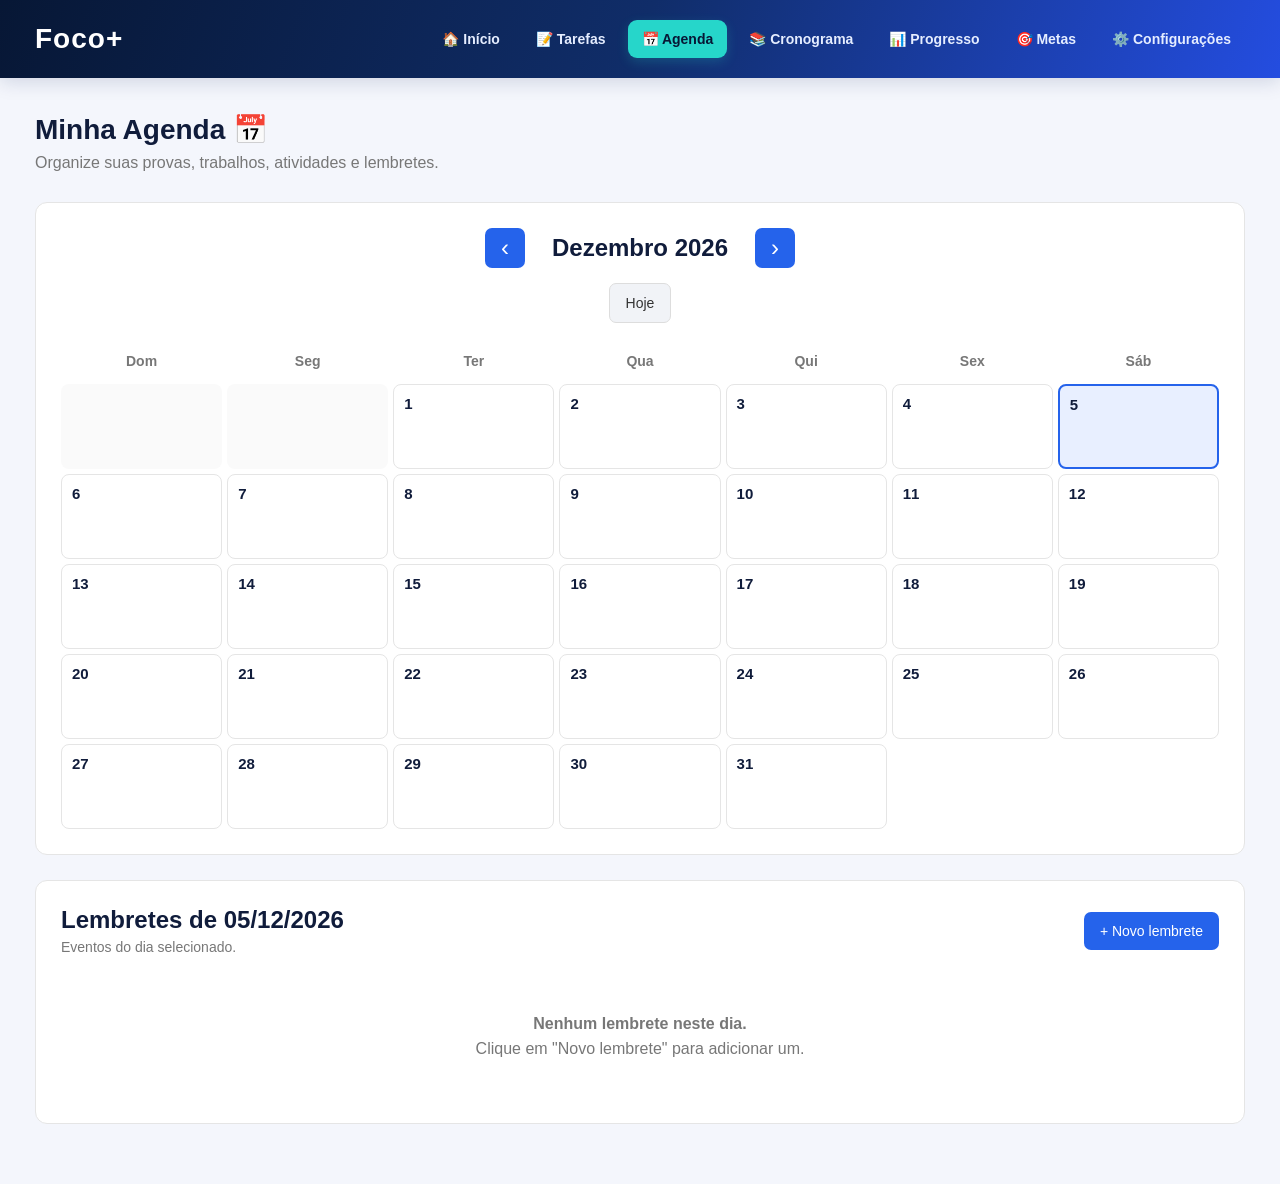
<file: paginas/agenda.html>
<!DOCTYPE html>
<html lang="pt-BR">

<head>

    <meta charset="UTF-8">
    <meta name="viewport" content="width=device-width, initial-scale=1.0">

    <title>Agenda - Foco+</title>

    <link rel="stylesheet" href="../css/style.css">

</head>

<body>

    <!-- MENU COMPARTILHADO -->
    <div id="menu-container"></div>


    <!-- CONTEÚDO PRINCIPAL -->
    <main class="main-content">

        <!-- CABEÇALHO -->
        <header class="topbar">

            <h2>
                Minha Agenda 📅
            </h2>

            <p>
                Organize suas provas, trabalhos,
                atividades e lembretes.
            </p>

        </header>


        <!-- CALENDÁRIO -->
        <section class="panel">

            <div class="calendar-header">

                <button id="mesAnterior">
                    ‹
                </button>

                <h2 id="mesAtual">
                    Agosto 2026
                </h2>

                <button id="proximoMes">
                    ›
                </button>

            </div>


            <button
                id="btnHoje"
                class="today-button"
            >
                Hoje
            </button>


            <!-- DIAS DA SEMANA -->
            <div class="calendar-week">

                <div>Dom</div>
                <div>Seg</div>
                <div>Ter</div>
                <div>Qua</div>
                <div>Qui</div>
                <div>Sex</div>
                <div>Sáb</div>

            </div>


            <!-- DIAS DO CALENDÁRIO -->
            <div
                id="calendar"
                class="calendar"
            ></div>

        </section>


        <!-- LEMBRETES -->
        <section class="panel">

            <div class="panel-header">

                <div>

                    <h2 id="tituloEventos">
                        Lembretes
                    </h2>

                    <p>
                        Eventos do dia selecionado.
                    </p>

                </div>

                <button id="btnAdicionarEvento">
                    + Novo lembrete
                </button>

            </div>


            <!-- LISTA DE EVENTOS -->
            <div
                id="eventList"
                class="task-list"
            ></div>

        </section>

    </main>


    <!-- MODAL DE NOVO LEMBRETE -->
    <div
        id="modalEvento"
        class="modal"
    >

        <div class="modal-content">

            <!-- CABEÇALHO DO MODAL -->
            <div class="modal-header">

                <h2>
                    Novo lembrete
                </h2>

                <button
                    id="fecharEvento"
                    type="button"
                >
                    ✕
                </button>

            </div>


            <!-- FORMULÁRIO -->
            <form id="formEvento">

                <label for="nomeEvento">
                    Nome do lembrete
                </label>

                <input
                    type="text"
                    id="nomeEvento"
                    placeholder="Ex: Prova de Matemática"
                    required
                >


                <label for="tipoEvento">
                    Tipo
                </label>

                <select
                    id="tipoEvento"
                    required
                >

                    <option value="">
                        Escolha um tipo
                    </option>

                    <option value="Prova">
                        📝 Prova
                    </option>

                    <option value="Trabalho">
                        📚 Trabalho
                    </option>

                    <option value="Atividade">
                        📖 Atividade
                    </option>

                    <option value="Estudo">
                        ⏰ Estudar
                    </option>

                    <option value="Lembrete">
                        🔔 Lembrete
                    </option>

                </select>


                <label for="dataEvento">
                    Data
                </label>

                <input
                    type="date"
                    id="dataEvento"
                    required
                >


                <label for="horaEvento">
                    Horário
                </label>

                <input
                    type="time"
                    id="horaEvento"
                >


                <label for="descricaoEvento">
                    Descrição
                </label>

                <textarea
                    id="descricaoEvento"
                    rows="4"
                    placeholder="Escreva alguma informação..."
                ></textarea>


                <button
                    type="submit"
                    class="btn-salvar"
                >
                    Salvar lembrete
                </button>

            </form>

        </div>

    </div>


    <!-- JAVASCRIPT -->
    <script src="../js/menu.js" defer></script>
    <script src="../js/agenda.js"></script>

</body>

</html>
</file>
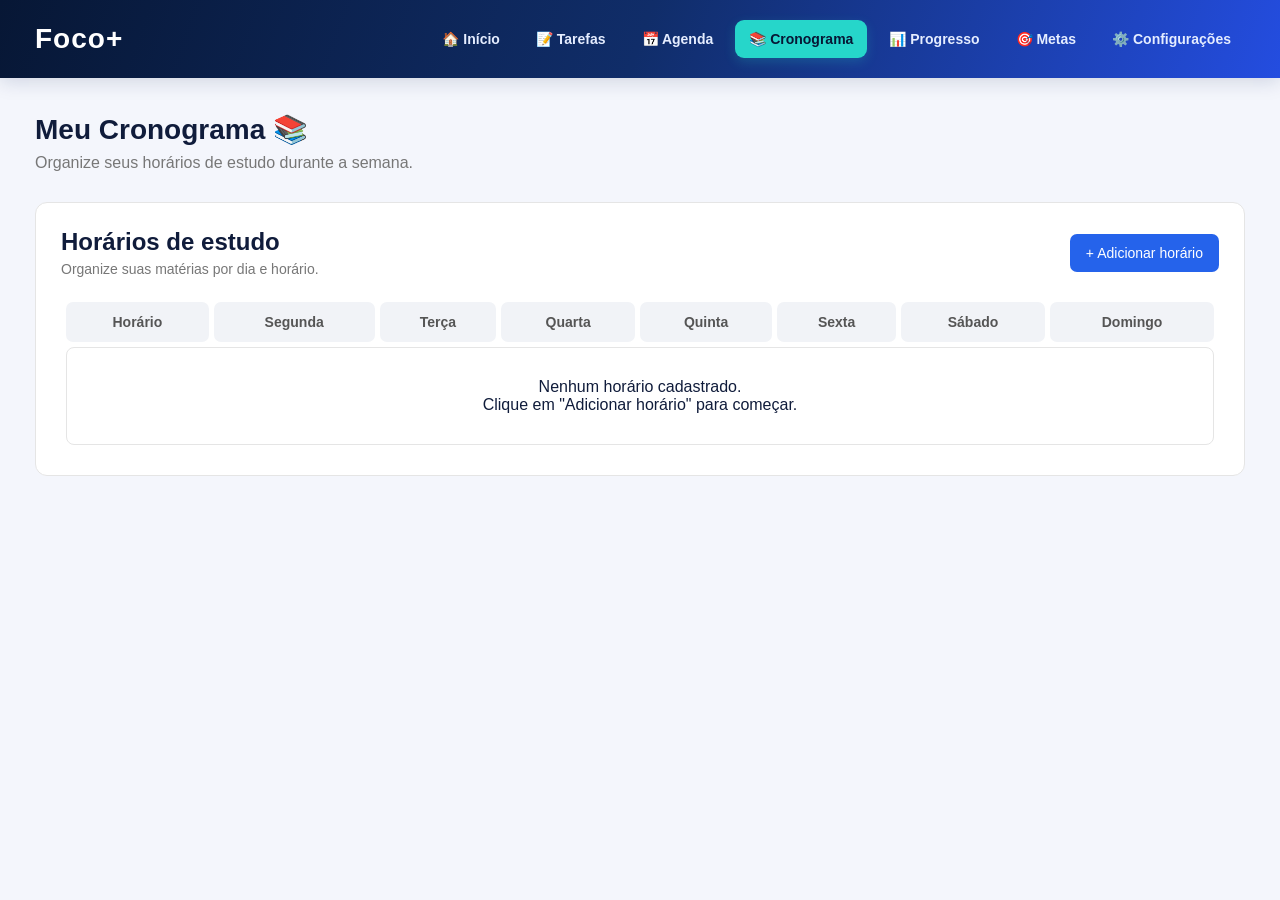
<file: paginas/cronograma.html>
<!DOCTYPE html>
<html lang="pt-BR">

<head>

    <meta charset="UTF-8">
    <meta name="viewport" content="width=device-width, initial-scale=1.0">

    <title>Cronograma - Foco+</title>

    <link rel="stylesheet" href="../css/style.css">

</head>

<body>

    <!-- MENU COMPARTILHADO -->
    <div id="menu-container"></div>


    <!-- CONTEÚDO PRINCIPAL -->
    <main class="main-content">

        <!-- CABEÇALHO -->
        <header class="topbar">

            <h2>
                Meu Cronograma 📚
            </h2>

            <p>
                Organize seus horários de estudo durante a semana.
            </p>

        </header>


        <!-- CRONOGRAMA -->
        <section class="panel">

            <div class="panel-header">

                <div>

                    <h2>
                        Horários de estudo
                    </h2>

                    <p>
                        Organize suas matérias por dia e horário.
                    </p>

                </div>

                <button id="btnAdicionarHorario">
                    + Adicionar horário
                </button>

            </div>


            <!-- TABELA -->
            <div class="schedule-container">

                <table class="schedule">

                    <thead>

                        <tr>
                            <th>Horário</th>
                            <th>Segunda</th>
                            <th>Terça</th>
                            <th>Quarta</th>
                            <th>Quinta</th>
                            <th>Sexta</th>
                            <th>Sábado</th>
                            <th>Domingo</th>
                        </tr>

                    </thead>

                    <tbody id="scheduleBody">

                        <!-- O JavaScript vai colocar os horários aqui -->

                    </tbody>

                </table>

            </div>

        </section>

    </main>


    <!-- MODAL DE NOVO HORÁRIO -->
    <div id="modalHorario" class="modal">

        <div class="modal-content">

            <div class="modal-header">

                <h2>
                    Novo horário
                </h2>

                <button
                    id="fecharHorario"
                    type="button"
                >
                    ✕
                </button>

            </div>


            <!-- FORMULÁRIO -->
            <form id="formHorario">

                <label for="diaSemana">
                    Dia da semana
                </label>

                <select id="diaSemana" required>

                    <option value="">
                        Escolha o dia
                    </option>

                    <option value="segunda">
                        Segunda-feira
                    </option>

                    <option value="terca">
                        Terça-feira
                    </option>

                    <option value="quarta">
                        Quarta-feira
                    </option>

                    <option value="quinta">
                        Quinta-feira
                    </option>

                    <option value="sexta">
                        Sexta-feira
                    </option>

                    <option value="sabado">
                        Sábado
                    </option>

                    <option value="domingo">
                        Domingo
                    </option>

                </select>


                <label for="horarioEstudo">
                    Horário
                </label>

                <input
                    type="time"
                    id="horarioEstudo"
                    required
                >


                <label for="materiaEstudo">
                    Matéria
                </label>

                <input
                    type="text"
                    id="materiaEstudo"
                    placeholder="Ex: Matemática"
                    required
                >


                <label for="descricaoEstudo">
                    O que estudar?
                </label>

                <textarea
                    id="descricaoEstudo"
                    rows="4"
                    placeholder="Ex: Fazer exercícios da página 25"
                ></textarea>


                <button
                    type="submit"
                    class="btn-salvar"
                >
                    Salvar horário
                </button>

            </form>

        </div>

    </div>


    <!-- JAVASCRIPT -->
    <script src="../js/menu.js" defer></script>
    <script src="../js/cronograma.js"></script>

</body>

</html>
</file>
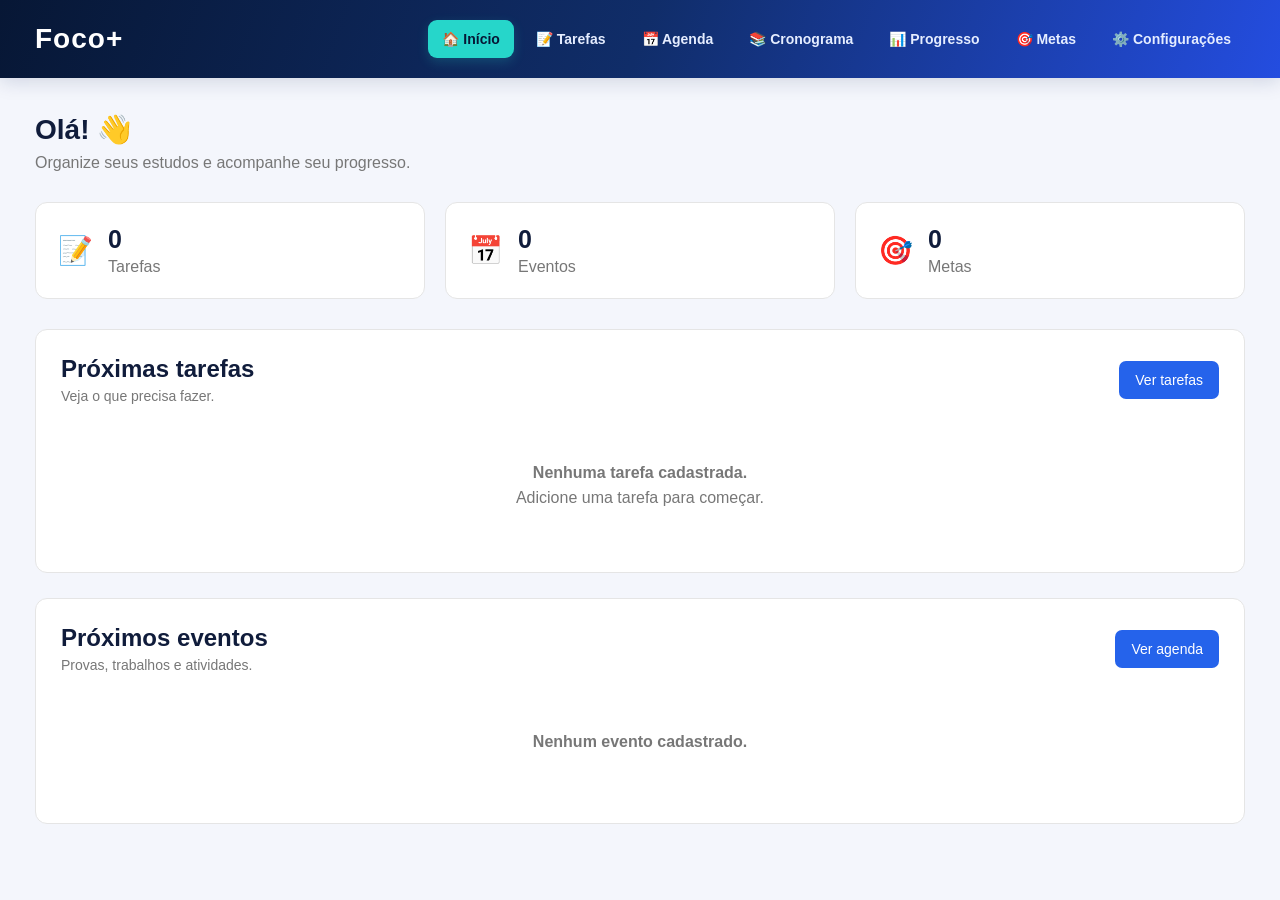
<file: paginas/home.html>
<!DOCTYPE html>
<html lang="pt-BR">

<head>
    <meta charset="UTF-8">
    <meta name="viewport" content="width=device-width, initial-scale=1.0">

    <title>Meu Estudo | Foco+</title>

    <link rel="stylesheet" href="../css/style.css">
</head>

<body>

    <!-- MENU COMPARTILHADO -->
    <div id="menu-container"></div>

    <!-- CONTEÚDO -->
    <main class="main-content">

        <header class="topbar">

            <div>
                <h2>Olá! 👋</h2>

                <p>
                    Organize seus estudos e acompanhe seu progresso.
                </p>
            </div>

        </header>

        <!-- CARDS -->
        <section class="cards">

            <div class="card">
                <div class="card-icon">📝</div>

                <div>
                    <h3 id="totalTarefas">0</h3>
                    <p>Tarefas</p>
                </div>
            </div>

            <div class="card">
                <div class="card-icon">📅</div>

                <div>
                    <h3 id="totalEventos">0</h3>
                    <p>Eventos</p>
                </div>
            </div>

            <div class="card">
                <div class="card-icon">🎯</div>

                <div>
                    <h3 id="totalMetas">0</h3>
                    <p>Metas</p>
                </div>
            </div>

        </section>

        <!-- TAREFAS -->
        <section class="panel">

            <div class="panel-header">

                <div>
                    <h2>Próximas tarefas</h2>

                    <p>
                        Veja o que precisa fazer.
                    </p>
                </div>

                <a href="tarefas.html" class="button">
                    Ver tarefas
                </a>

            </div>

            <div id="tarefasInicio">

                <div class="empty">
                    <p>Nenhuma tarefa cadastrada.</p>

                    <span>
                        Adicione uma tarefa para começar.
                    </span>
                </div>

            </div>

        </section>

        <!-- AGENDA -->
        <section class="panel">

            <div class="panel-header">

                <div>
                    <h2>Próximos eventos</h2>

                    <p>
                        Provas, trabalhos e atividades.
                    </p>
                </div>

                <a href="agenda.html" class="button">
                    Ver agenda
                </a>

            </div>

            <div id="eventosInicio">

                <div class="empty">
                    <p>Nenhum evento cadastrado.</p>
                </div>

            </div>

        </section>

    </main>

    <!-- JAVASCRIPT -->
    <script src="../js/menu.js" defer></script>
    <script src="../js/script.js"></script>

</body>
</html>
</file>
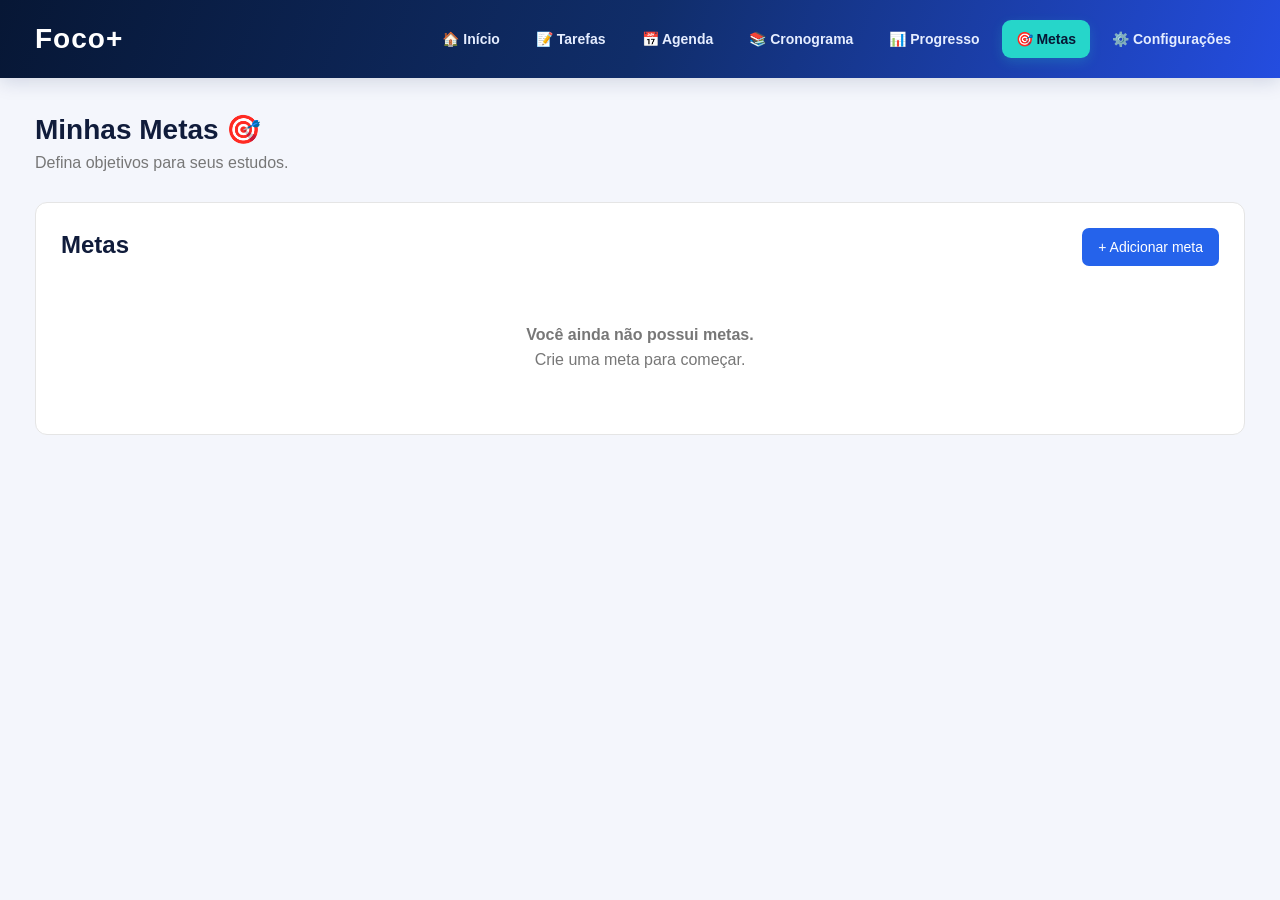
<file: paginas/metas.html>
<!DOCTYPE html>
<html lang="pt-BR">

<head>
    <meta charset="UTF-8">
    <meta name="viewport" content="width=device-width, initial-scale=1.0">
    <title>Metas - Foco+</title>
    <link rel="stylesheet" href="../css/style.css">
</head>

<body>

    <div id="menu-container"></div>

    <main class="main-content">

        <header class="topbar">
            <div>
                <h2>Minhas Metas 🎯</h2>
                <p>Defina objetivos para seus estudos.</p>
            </div>
        </header>

        <section class="panel">

            <div class="panel-header">
                <h2>Metas</h2>

                <button type="button" id="btnAdicionarMeta">
                    + Adicionar meta
                </button>
            </div>

            <div id="listaMetas">
                <div class="empty">
                    <p>Você ainda não possui metas.</p>
                    <span>Crie uma meta para começar.</span>
                </div>
            </div>

        </section>

    </main>

    <!-- JANELA DE CRIAÇÃO DE META -->
    <div class="metas-modal-overlay" id="modalMeta">

        <div class="metas-modal">

            <button type="button" class="metas-fechar" id="fecharModalMeta">
                &times;
            </button>

            <h2>🎯 Criar nova meta</h2>
            <p>Defina um objetivo para seus estudos.</p>

            <form id="formMeta">

                <label for="tituloMeta">Nome da meta</label>
                <input
                    type="text"
                    id="tituloMeta"
                    placeholder="Ex.: Estudar matemática"
                    required
                    maxlength="100"
                >

                <label for="descricaoMeta">Descrição</label>
                <textarea
                    id="descricaoMeta"
                    placeholder="Descreva seu objetivo..."
                    rows="3"
                ></textarea>

                <label for="prazoMeta">Prazo para concluir</label>
                <input type="date" id="prazoMeta">

                <button type="submit" class="metas-salvar">
                    Salvar meta
                </button>

            </form>

        </div>

    </div>

    <script src="../js/menu.js" defer></script>
    <script src="../js/metas.js" defer></script>

</body>
</html>
</file>
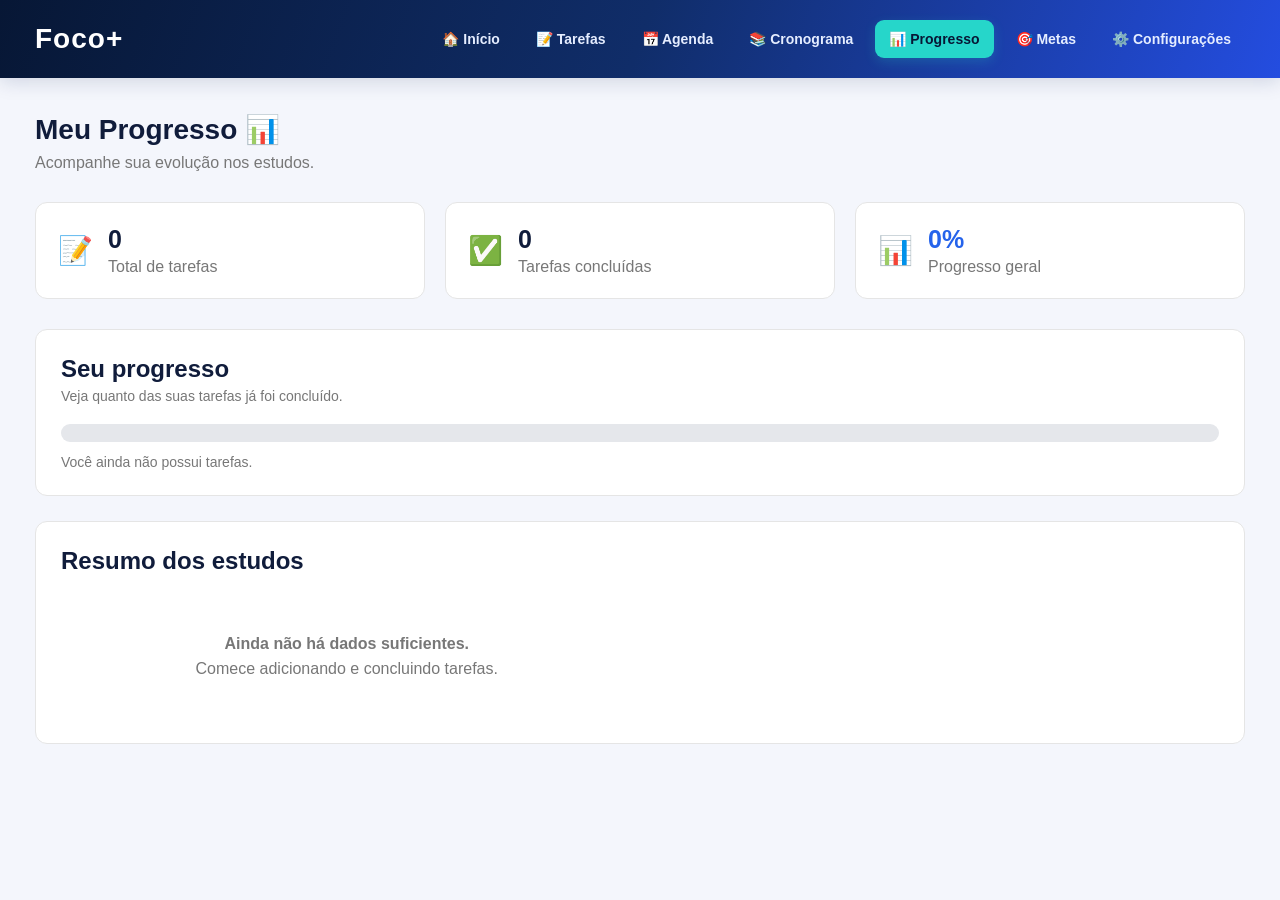
<file: paginas/progresso.html>
<!DOCTYPE html>
<html lang="pt-BR">

<head>
    <meta charset="UTF-8">
    <meta name="viewport" content="width=device-width, initial-scale=1.0">

    <title>Progresso - Foco+</title>

    <link rel="stylesheet" href="../css/style.css">
</head>

<body>

    <!-- MENU COMPARTILHADO -->
    <div id="menu-container"></div>


    <!-- CONTEÚDO -->
    <main class="main-content">

        <header class="topbar">

            <h2>
                Meu Progresso 📊
            </h2>

            <p>
                Acompanhe sua evolução nos estudos.
            </p>

        </header>


        <!-- CARDS -->
        <section class="cards">

            <div class="card">

                <div class="card-icon">
                    📝
                </div>

                <div>
                    <h3 id="totalTarefas">
                        0
                    </h3>

                    <p>
                        Total de tarefas
                    </p>
                </div>

            </div>


            <div class="card">

                <div class="card-icon">
                    ✅
                </div>

                <div>
                    <h3 id="tarefasConcluidas">
                        0
                    </h3>

                    <p>
                        Tarefas concluídas
                    </p>
                </div>

            </div>


            <div class="card">

                <div class="card-icon">
                    📊
                </div>

                <div>
                    <h3 id="porcentagem">
                        0%
                    </h3>

                    <p>
                        Progresso geral
                    </p>
                </div>

            </div>

        </section>


        <!-- BARRA DE PROGRESSO -->
        <section class="panel">

            <div class="panel-header">

                <div>
                    <h2>
                        Seu progresso
                    </h2>

                    <p>
                        Veja quanto das suas tarefas já foi concluído.
                    </p>
                </div>

            </div>


            <div class="progress-container">

                <div
                    id="progressBar"
                    class="progress-bar">
                </div>

            </div>


            <p
                id="textoProgresso"
                class="progress-text">
                Você ainda não concluiu nenhuma tarefa.
            </p>

        </section>


        <!-- RESUMO -->
        <section class="panel">

            <h2>
                Resumo dos estudos
            </h2>

            <div
                id="resumoEstudos"
                class="study-summary">

                <div class="empty">

                    <p>
                        Ainda não há dados suficientes.
                    </p>

                    <span>
                        Comece adicionando e concluindo tarefas.
                    </span>

                </div>

            </div>

        </section>

    </main>


    <!-- JAVASCRIPT -->
    <script src="../js/menu.js" defer></script>
    <script src="../js/progresso.js"></script>

</body>

</html>
</file>
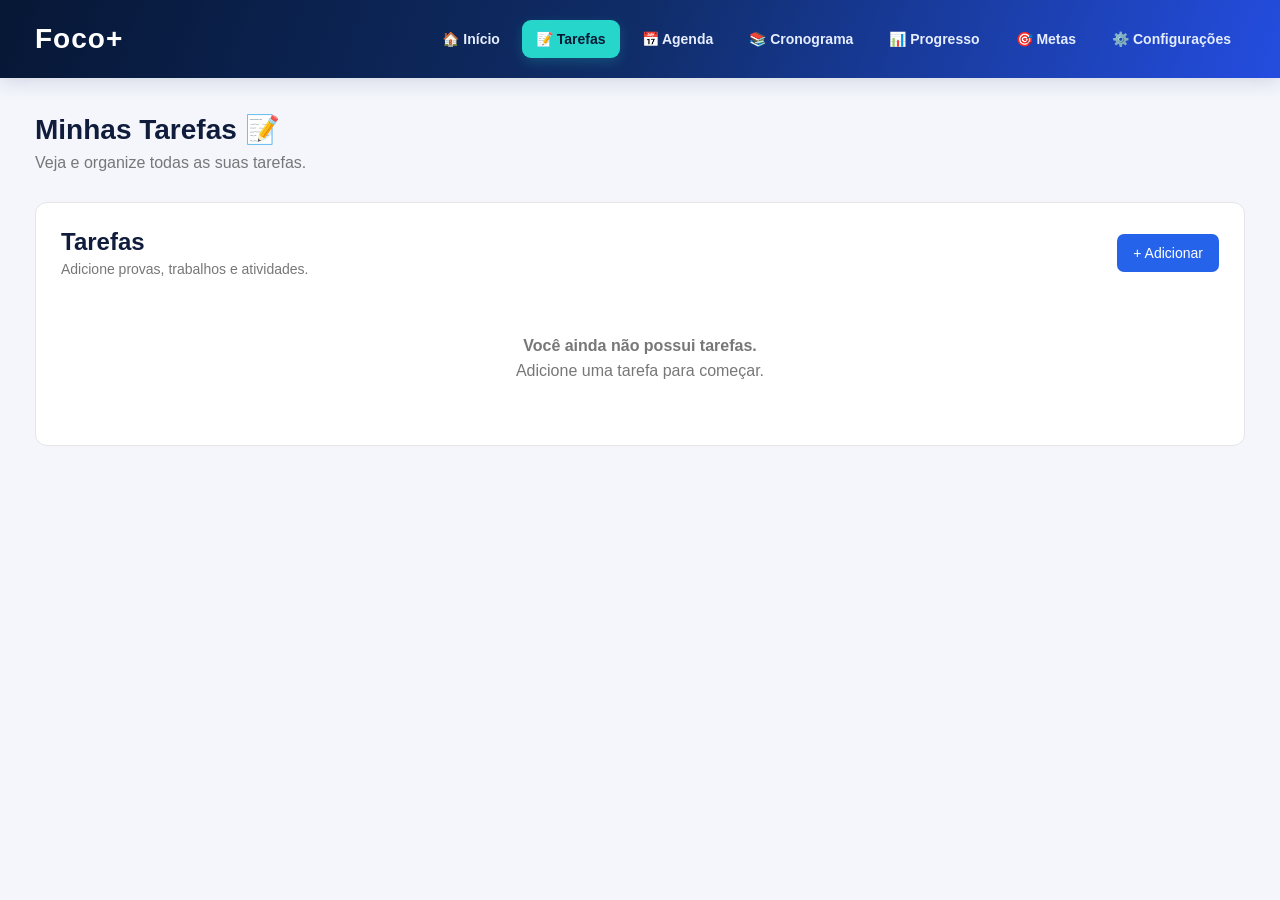
<file: paginas/tarefas.html>
<!DOCTYPE html>
<html lang="pt-BR">

<head>

    <meta charset="UTF-8">
    <meta name="viewport" content="width=device-width, initial-scale=1.0">

    <title>Tarefas - Foco+</title>

    <link rel="stylesheet" href="../css/style.css">

</head>

<body>

    <!-- MENU COMPARTILHADO -->
    <div id="menu-container"></div>


    <!-- CONTEÚDO PRINCIPAL -->
    <main class="main-content">

        <!-- CABEÇALHO -->
        <header class="topbar">

            <div>

                <h2>
                    Minhas Tarefas 📝
                </h2>

                <p>
                    Veja e organize todas as suas tarefas.
                </p>

            </div>

        </header>


        <!-- PAINEL DE TAREFAS -->
        <section class="panel">

            <div class="panel-header">

                <div>

                    <h2>Tarefas</h2>

                    <p>
                        Adicione provas, trabalhos e atividades.
                    </p>

                </div>

                <button id="btnAdicionar">
                    + Adicionar
                </button>

            </div>


            <!-- LISTA DE TAREFAS -->
            <div id="taskList" class="task-list">

                <div class="empty">

                    <p>
                        Você ainda não possui tarefas.
                    </p>

                    <span>
                        Adicione uma tarefa para começar.
                    </span>

                </div>

            </div>

        </section>

    </main>


    <!-- MODAL PARA ADICIONAR TAREFA -->
    <div id="modalTarefa" class="modal">

        <div class="modal-content">

            <!-- CABEÇALHO DO MODAL -->
            <div class="modal-header">

                <h2>
                    Nova tarefa
                </h2>

                <button
                    id="fecharTarefa"
                    type="button"
                >
                    ✕
                </button>

            </div>


            <!-- FORMULÁRIO -->
            <form id="formTarefa">

                <label for="nomeTarefa">
                    Nome da tarefa
                </label>

                <input
                    type="text"
                    id="nomeTarefa"
                    placeholder="Ex: Trabalho de Matemática"
                    required
                >


                <label for="materiaTarefa">
                    Matéria
                </label>

                <input
                    type="text"
                    id="materiaTarefa"
                    placeholder="Ex: Matemática"
                    required
                >


                <label for="dataTarefa">
                    Data de entrega
                </label>

                <input
                    type="date"
                    id="dataTarefa"
                    required
                >


                <label for="prioridadeTarefa">
                    Prioridade
                </label>

                <select
                    id="prioridadeTarefa"
                    required
                >

                    <option value="">
                        Escolha a prioridade
                    </option>

                    <option value="Baixa">
                        🟢 Baixa
                    </option>

                    <option value="Média">
                        🟡 Média
                    </option>

                    <option value="Alta">
                        🔴 Alta
                    </option>

                </select>


                <button
                    type="submit"
                    class="btn-salvar"
                >
                    Salvar tarefa
                </button>

            </form>

        </div>

    </div>


    <!-- JAVASCRIPT -->
    <script src="../js/menu.js" defer></script>
    <script src="../js/tarefas.js"></script>

</body>

</html>
</file>
<file: css/style.css>
/* =====================================================
   1. CONFIGURAÇÕES GERAIS
===================================================== */

* {
    margin: 0;
    padding: 0;
    box-sizing: border-box;
}

body {
    font-family: 'Segoe UI', Arial, sans-serif;
    min-height: 100vh;
    background: #f4f6fc;
    color: #101c3b;
}

/* =====================================================
   2. LOGOTIPO FOCO+
   (mantido no início para facilitar ajustes na marca)
===================================================== */

/* =========================================
    LOGOTIPO FOCO+
========================================= */

.logo {
    width: 270px;
    max-width: 100%;

    height: auto;

    display: block;

    margin: 0 auto 30px;

    border-radius: 20px;

    filter: drop-shadow(
        0 12px 25px rgba(0,0,0,0.15)
    );
}

/* =========================
   MENU
========================= */

.sidebar {
    position: fixed;

    left: 0;
    top: 0;

    width: 240px;
    height: 100vh;

    background: #ffffff;

    border-right: 1px solid #e5e5e5;

    padding: 25px 15px;
}

.sidebar h1 {
    font-size: 21px;

    margin-bottom: 35px;

    padding-left: 10px;
}

.sidebar nav {
    display: flex;

    flex-direction: column;

    gap: 8px;
}

.sidebar a {
    text-decoration: none;

    color: #555;

    padding: 13px 15px;

    border-radius: 8px;

    font-size: 15px;

    transition: 0.2s;
}

.sidebar a:hover {
    background: #f0f2f7;
}

.sidebar a.active {
    background: #e8efff;

    color: #2563eb;

    font-weight: bold;
}

/* =========================
   CONTEÚDO
========================= */

.main-content {
    margin-left: 240px;

    padding: 35px;

    max-width: 1400px;
}

/* =========================
   TOPO
========================= */

.topbar {
    margin-bottom: 30px;
}

.topbar h2 {
    font-size: 28px;

    margin-bottom: 8px;
}

.topbar p {
    color: #777;
}

/* =========================
   CARDS
========================= */

.cards {
    display: grid;

    grid-template-columns:
        repeat(3, 1fr);

    gap: 20px;

    margin-bottom: 30px;
}

.card {
    background: white;

    border: 1px solid #e5e5e5;

    border-radius: 12px;

    padding: 22px;

    display: flex;

    align-items: center;

    gap: 15px;
}

.card-icon {
    font-size: 28px;
}

.card h3 {
    font-size: 25px;

    margin-bottom: 4px;
}

.card p {
    color: #777;
}

/* =========================
   PAINEL
========================= */

.panel {
    background: white;

    border: 1px solid #e5e5e5;

    border-radius: 12px;

    padding: 25px;

    margin-bottom: 25px;
}

.panel-header {
    display: flex;

    justify-content: space-between;

    align-items: center;

    margin-bottom: 20px;
}

.panel-header h2 {
    margin-bottom: 5px;
}

.panel-header p {
    color: #777;

    font-size: 14px;
}

/* =========================
   BOTÕES
========================= */

button,
.button {
    border: none;

    background: #2563eb;

    color: white;

    padding: 11px 16px;

    border-radius: 7px;

    cursor: pointer;

    text-decoration: none;

    font-size: 14px;
}

button:hover,
.button:hover {
    opacity: 0.9;
}

/* =========================
   LISTA
========================= */

.task-list {
    display: flex;

    flex-direction: column;

    gap: 12px;
}

.task {
    display: flex;

    justify-content: space-between;

    align-items: center;

    border: 1px solid #e5e5e5;

    border-radius: 9px;

    padding: 16px;

    background: #fff;
}

.task-info h3 {
    margin-bottom: 6px;
}

.task-info p {
    color: #777;

    font-size: 14px;
}

.task-actions {
    display: flex;

    gap: 8px;
}

.btn-concluir {
    background: #16a34a;
}

.btn-excluir {
    background: #dc2626;
}

.task.completed {
    opacity: 0.6;
}

.task.completed h3 {
    text-decoration: line-through;
}

/* =========================
   VAZIO
========================= */

.empty {
    text-align: center;

    padding: 40px 20px;

    color: #777;
}

.empty p {
    margin-bottom: 7px;

    font-weight: bold;
}

/* =========================
   MODAL
========================= */

.modal {
    display: none;

    position: fixed;

    inset: 0;

    background: rgba(0, 0, 0, 0.45);

    align-items: center;

    justify-content: center;

    padding: 20px;
}

.modal.active {
    display: flex;
}

.modal-content {
    background: white;

    width: 100%;

    max-width: 450px;

    border-radius: 12px;

    padding: 25px;
}

.modal-header {
    display: flex;

    justify-content: space-between;

    align-items: center;

    margin-bottom: 20px;
}

.modal-header button {
    background: #eee;

    color: #333;

    padding: 7px 10px;
}

form {
    display: flex;

    flex-direction: column;

    gap: 10px;
}

form label {
    font-size: 14px;

    font-weight: bold;

    margin-top: 5px;
}

form input,
form select,
form textarea {
    padding: 12px;

    border: 1px solid #ddd;

    border-radius: 7px;

    font-size: 14px;

    font-family: inherit;
}

.btn-salvar {
    margin-top: 10px;

    background: #2563eb;
}

/* =========================
   CALENDÁRIO DA AGENDA
========================= */

.calendar-header {
    display: flex;
    align-items: center;
    justify-content: center;
    gap: 25px;
    margin-bottom: 15px;
}

.calendar-header h2 {
    min-width: 180px;
    text-align: center;
    margin: 0;
}

.calendar-header button {
    width: 40px;
    height: 40px;
    padding: 0;
    font-size: 24px;
}

/* =========================
   BOTÃO HOJE
========================= */

.today-button {
    display: block;
    margin: 0 auto 20px auto;

    background: #f1f3f7;
    color: #333;

    border: 1px solid #ddd;
}

.today-button:hover {
    background: #e5e7eb;
}

/* =========================
   DIAS DA SEMANA
========================= */

.calendar-week {
    display: grid;

    grid-template-columns:
        repeat(7, 1fr);

    gap: 5px;

    margin-bottom: 5px;
}

.calendar-week div {
    text-align: center;

    font-weight: bold;

    color: #777;

    padding: 10px 5px;

    font-size: 14px;
}

/* =========================
   CALENDÁRIO
========================= */

.calendar {
    display: grid;

    grid-template-columns:
        repeat(7, 1fr);

    gap: 5px;
}

.calendar-day {
    min-height: 85px;

    border: 1px solid #e5e5e5;

    border-radius: 8px;

    padding: 10px;

    background: white;

    cursor: pointer;

    position: relative;

    transition: 0.2s;
}

.calendar-day:hover {
    background: #f4f6fa;
}

/* Dias vazios */

.calendar-day.empty-day {
    background: #fafafa;

    cursor: default;

    border: none;
}

/* Número do dia */

.day-number {
    font-weight: bold;

    font-size: 15px;
}

/* =========================
   DIA DE HOJE
========================= */

.calendar-day.today {
    border: 2px solid #2563eb;
}

/* =========================
   DIA SELECIONADO
========================= */

.calendar-day.selected {
    background: #e8efff;

    border-color: #2563eb;
}

/* =========================
   QUANTIDADE DE LEMBRETES
========================= */

.event-dot {
    display: flex;

    align-items: center;

    justify-content: center;

    margin-top: 15px;

    background: #2563eb;

    color: white;

    width: 25px;

    height: 25px;

    border-radius: 50%;

    font-size: 12px;

    font-weight: bold;
}

/* =========================
   BOTÃO NOVO LEMBRETE
========================= */

#btnAdicionarEvento {
    background: #2563eb;

    color: white;

    padding: 11px 16px;

    border-radius: 7px;

    border: none;

    cursor: pointer;
}

/* =========================
   LEMBRETE CONCLUÍDO
========================= */

.task.concluido {
    opacity: 0.6;
}

.task.concluido h3 {
    text-decoration: line-through;
}

/* =========================
   BOTÃO CONCLUÍDO
========================= */

.btn-concluir {
    background: #16a34a;

    color: white;

    border: none;

    padding: 9px 12px;

    border-radius: 7px;

    cursor: pointer;
}

/* =========================
   BOTÃO EXCLUIR
========================= */

.btn-excluir {
    background: #dc2626;

    color: white;

    border: none;

    padding: 9px 12px;

    border-radius: 7px;

    cursor: pointer;
}

/* =========================
   MODAL DA AGENDA
========================= */

.modal {
    z-index: 1000;
}

.modal-content {
    max-height: 90vh;

    overflow-y: auto;
}

/* =========================
   CELULAR
========================= */

/* =========================
   CRONOGRAMA
========================= */

.schedule-container {
    width: 100%;
    overflow-x: auto;
}

/* =========================
   TABELA
========================= */

.schedule {
    width: 100%;
    min-width: 900px;

    border-collapse: separate;
    border-spacing: 5px;
}

.schedule th {
    background: #f1f3f7;

    color: #555;

    padding: 12px;

    text-align: center;

    font-size: 14px;

    border-radius: 7px;
}

.schedule td {
    min-width: 110px;

    height: 90px;

    padding: 8px;

    border: 1px solid #e5e5e5;

    border-radius: 8px;

    background: #fff;

    vertical-align: top;
}

/* =========================
   COLUNA DE HORÁRIO
========================= */

.schedule-time {
    width: 80px;

    min-width: 80px !important;

    height: auto !important;

    background: #f8f9fc !important;

    text-align: center;

    vertical-align: middle !important;

    font-weight: bold;

    color: #555;
}

/* =========================
   CARD DE ESTUDO
========================= */

.study-card {
    position: relative;

    height: 100%;

    min-height: 70px;

    padding: 10px;

    border-radius: 7px;

    background: #e8efff;

    color: #2563eb;

    display: flex;

    flex-direction: column;

    gap: 5px;
}

.study-card strong {
    font-size: 14px;
}

.study-card small {
    color: #555;

    font-size: 12px;

    line-height: 1.3;
}

/* =========================
   BOTÃO EXCLUIR
========================= */

.btn-excluir-horario {
    position: absolute;

    right: 5px;

    bottom: 5px;

    padding: 4px 7px;

    background: #dc2626;

    color: white;

    border: none;

    border-radius: 5px;

    font-size: 11px;

    cursor: pointer;
}

.btn-excluir-horario:hover {
    opacity: 0.8;
}

/* =========================
   CÉLULA VAZIA
========================= */

.empty-cell {
    display: flex;

    align-items: center;

    justify-content: center;

    height: 100%;

    min-height: 70px;

    color: #bbb;

    font-size: 18px;
}

/* =========================
   HOVER NAS CÉLULAS
========================= */

.schedule td:not(.schedule-time):hover {
    background: #f8faff;
}

/* =========================
   MODAL DO CRONOGRAMA
========================= */

#modalHorario {
    z-index: 1000;
}

#modalHorario .modal-content {
    max-height: 90vh;

    overflow-y: auto;
}

/* =========================
   RESPONSIVO
========================= */

/* =====================================================
   PROGRESSO
===================================================== */

/*
=====================================================
   BARRA DE PROGRESSO
=====================================================

   Esta área é o espaço onde a barra
   de progresso ficará.
*/

.progress-container {

    width: 100%;

    height: 18px;

    background: #e5e7eb;

    border-radius: 20px;

    overflow: hidden;

    margin-top: 20px;

}

/*
=====================================================
   PARTE PREENCHIDA DA BARRA
=====================================================

   O JavaScript vai alterar a largura
   desta barra.

   Exemplo:

   20% → ocupa 20% da área
   50% → ocupa metade
   100% → ocupa tudo
*/

.progress-bar {

    width: 0%;

    height: 100%;

    background: #2563eb;

    border-radius: 20px;

    transition: width 0.5s ease;

}

/*
=====================================================
   TEXTO DO PROGRESSO
=====================================================

   Texto que aparece abaixo da barra,
   por exemplo:

   "Você concluiu 5 de 10 tarefas."
*/

.progress-text {

    margin-top: 12px;

    color: #777;

    font-size: 14px;

}

/*
=====================================================
   RESUMO DOS ESTUDOS
=====================================================

   Organiza os dados do resumo
   em uma grade.
*/

.study-summary {

    display: grid;

    grid-template-columns:
        repeat(2, 1fr);

    gap: 15px;

    margin-top: 20px;

}

/*
=====================================================
   CARD DO RESUMO
=====================================================

   Cada informação do resumo
   poderá ficar dentro de um card.
*/

.summary-card {

    background: #f8f9fc;

    border: 1px solid #e5e5e5;

    border-radius: 10px;

    padding: 18px;

}

/*
   Título do card.
*/

.summary-card h3 {

    margin-bottom: 7px;

    font-size: 17px;

}

/*
   Texto do card.
*/

.summary-card p {

    color: #777;

    font-size: 14px;

}

/*
=====================================================
   PORCENTAGEM
=====================================================

   Deixa o número da porcentagem
   mais destacado.
*/

#porcentagem {

    color: #2563eb;

}

/*
=====================================================
   RESPONSIVO
=====================================================

   Quando a tela for pequena,
   os cards ficam um embaixo do outro.
*/

/* =========================================
     CONFIGURAÇÕES GERAIS
========================================= */

/* =========================================
   CONTAINER PRINCIPAL
========================================= */

.login-container {
    display: flex;
    min-height: 100vh;
    width: 100%;
}

/* =========================================
   LADO DA MARCA
========================================= */

.brand-section {
    width: 48%;

    display: flex;
    justify-content: center;
    align-items: center;

    padding: 40px;

    background: linear-gradient(
        145deg,
        #071735,
        #102d69,
        #244de0
    );

    position: relative;
    overflow: hidden;
}

.brand-section::before {
    content: "";

    position: absolute;

    width: 450px;
    height: 450px;

    border-radius: 50%;

    background: rgba(91, 91, 255, 0.18);

    top: -150px;
    left: -150px;
}

.brand-section::after {
    content: "";

    position: absolute;

    width: 350px;
    height: 350px;

    border-radius: 50%;

    border: 2px solid rgba(255,255,255,0.12);

    bottom: -130px;
    right: -100px;
}

.brand-content {
    text-align: center;
    position: relative;
    z-index: 2;

    max-width: 470px;
}

/* =========================================
    TEXTOS DA MARCA
========================================= */

.brand-content h1 {
    color: #ffffff;

    font-size: 32px;

    margin-bottom: 15px;

    font-weight: 700;
}

.brand-content p {
    color: #dce6ff;

    font-size: 16px;

    line-height: 1.8;

    margin-bottom: 30px;
}

.brand-decoration {
    display: flex;

    justify-content: center;
    align-items: center;

    flex-wrap: wrap;

    gap: 12px;

    color: #ffffff;

    font-size: 12px;

    font-weight: bold;

    letter-spacing: 2px;
}

.brand-decoration span:nth-child(2),
.brand-decoration span:nth-child(4) {
    color: #26d6ca;
    font-size: 20px;
}

/* =========================================
    LADO DO FORMULÁRIO
========================================= */

.form-section {
    width: 52%;

    display: flex;

    justify-content: center;
    align-items: center;

    padding: 40px 25px;

    background: #f7f8fc;
}

/* =========================================
    CARTÃO DE LOGIN
========================================= */

.login-card {
    width: 100%;
    max-width: 440px;

    padding: 45px 40px;

    background: #ffffff;

    border-radius: 22px;

    box-shadow:
        0 15px 50px rgba(16, 36, 85, 0.09);

    border: 1px solid #edf0f8;
}

/* =========================================
    TEXTOS DE BOAS-VINDAS
========================================= */

.welcome-label {
    display: inline-block;

    color: #5145ef;

    font-size: 11px;

    font-weight: 800;

    letter-spacing: 2px;

    margin-bottom: 12px;
}

.welcome-text h2 {
    font-size: 30px;

    color: #101c3b;

    margin-bottom: 10px;
}

.welcome-text p {
    font-size: 14px;

    color: #8991a5;

    margin-bottom: 32px;
}

/* =========================================
    CAMPOS DO FORMULÁRIO
========================================= */

.input-group {
    margin-bottom: 23px;
}

.input-group label {
    display: block;

    font-size: 14px;

    font-weight: 600;

    color: #263553;

    margin-bottom: 9px;
}

.input-group input {
    width: 100%;

    height: 52px;

    padding: 0 16px;

    border: 1px solid #e0e5f0;

    border-radius: 10px;

    outline: none;

    font-size: 14px;

    color: #101c3b;

    background: #fafbff;

    transition: 0.3s;
}

.input-group input:focus {
    border-color: #5145ef;

    background: #ffffff;

    box-shadow: 0 0 0 4px rgba(81,69,239,0.10);
}

.input-group input::placeholder {
    color: #aab1c2;
}

/* =========================================
    CAMPO DE SENHA
========================================= */

.password-container {
    position: relative;
}

.password-container input {
    padding-right: 85px;
}

.toggle-password {
    position: absolute;

    right: 13px;
    top: 50%;

    transform: translateY(-50%);

    border: none;

    background: transparent;

    color: #5145ef;

    font-size: 12px;

    font-weight: bold;

    cursor: pointer;
}

/* =========================================
    OPÇÕES DO FORMULÁRIO
========================================= */

.form-options {
    display: flex;

    justify-content: space-between;
    align-items: center;

    flex-wrap: wrap;

    gap: 10px;

    margin-bottom: 27px;

    font-size: 12px;
}

.remember-option {
    display: flex;
    align-items: center;

    gap: 7px;

    color: #788198;

    cursor: pointer;
}

.remember-option input {
    accent-color: #5145ef;
}

.form-options a {
    color: #5145ef;

    text-decoration: none;

    font-weight: 600;
}

.form-options a:hover {
    text-decoration: underline;
}

/* =========================================
    BOTÃO DE LOGIN
========================================= */

.login-button {
    width: 100%;

    height: 54px;

    border: none;

    border-radius: 11px;

    background: linear-gradient(
        100deg,
        #263edc,
        #6544f5
    );

    color: #ffffff;

    font-size: 15px;

    font-weight: bold;

    cursor: pointer;

    display: flex;

    justify-content: center;
    align-items: center;

    gap: 12px;

    transition: all 0.3s ease;

    box-shadow:
        0 8px 20px rgba(75, 65, 230, 0.22);
}

.login-button:hover {
    transform: translateY(-3px);

    box-shadow:
        0 12px 25px rgba(75, 65, 230, 0.32);
}

.login-button:active {
    transform: scale(0.98);
}

.login-button:disabled {
    opacity: 0.65;
    cursor: wait;
}

.button-arrow {
    font-size: 20px;
}

/* =========================================
    MENSAGENS DE LOGIN
========================================= */

.login-message {
    font-size: 13px;

    text-align: center;

    margin-top: 15px;

    min-height: 18px;

    color: #e04444;
}

/* =========================================
    ÁREA DE CADASTRO
========================================= */

.register-section {
    text-align: center;

    margin-top: 30px;

    padding-top: 25px;

    border-top: 1px solid #edf0f5;
}

.register-section p {
    color: #8991a5;

    font-size: 13px;
}

.register-section a {
    color: #5145ef;

    font-weight: bold;

    text-decoration: none;
}

.register-section a:hover {
    text-decoration: underline;
}

/* =========================================
    RODAPÉ
========================================= */

.login-footer {
    display: flex;

    justify-content: space-between;

    gap: 10px;

    margin-top: 35px;

    color: #a1a8b8;

    font-size: 9px;

    font-weight: bold;

    letter-spacing: 1px;
}


/* =====================================================
   MENU PRINCIPAL FOCO+
===================================================== */

.menu-principal {
    width: 100%;
    min-height: 78px;
    padding: 15px 35px;

    display: flex;
    align-items: center;
    justify-content: space-between;
    gap: 25px;

    background: linear-gradient(110deg, #071735, #102d69, #244de0);

    box-shadow: 0 4px 18px rgba(16, 36, 85, 0.15);

    position: sticky;
    top: 0;
    z-index: 999;
}

/* LOGOTIPO */

.menu-logo {
    color: #ffffff;
    font-size: 28px;
    font-weight: 800;
    letter-spacing: 1px;

    text-decoration: none;
    white-space: nowrap;

    transition: 0.3s;
}

.menu-logo:hover {
    color: #26d6ca;
    transform: scale(1.05);
}

/* LINKS DO MENU */

.menu-links {
    display: flex;
    align-items: center;
    justify-content: flex-end;

    flex-wrap: wrap;
    gap: 8px;
}

.menu-links a {
    display: inline-flex;
    align-items: center;
    justify-content: center;

    padding: 11px 14px;

    color: #e5edff;
    text-decoration: none;

    font-size: 14px;
    font-weight: 600;

    border-radius: 9px;

    transition: all 0.25s ease;
}

/* EFEITO AO PASSAR O MOUSE */

.menu-links a:hover {
    color: #ffffff;
    background: rgba(255, 255, 255, 0.15);

    transform: translateY(-2px);
}

/* PÁGINA ATUAL */

.menu-links a.active {
    color: #071735;
    background: #26d6ca;

    font-weight: 800;

    box-shadow: 0 4px 12px rgba(38, 214, 202, 0.2);
}

/* FOCO PELO TECLADO */

.menu-links a:focus-visible,
.menu-logo:focus-visible {
    outline: 3px solid #26d6ca;
    outline-offset: 4px;
}

/* =====================================================
   AJUSTE DO CONTEÚDO
===================================================== */

.main-content {
    width: 100%;
    max-width: 1400px;

    margin: 0 auto;
    padding: 35px;
}

/* =====================================================
   MENU EM TABLETS
===================================================== */

@media (max-width: 1000px) {

    .menu-principal {
        flex-direction: column;
        justify-content: center;

        padding: 20px;
        gap: 15px;
    }

    .menu-links {
        justify-content: center;
    }

    .main-content {
        padding: 25px;
    }

}

/* =====================================================
   MENU EM CELULARES
===================================================== */

@media (max-width: 600px) {

    .menu-principal {
        padding: 18px 12px;
        gap: 12px;
    }

    .menu-logo {
        font-size: 25px;
    }

    .menu-links {
        width: 100%;
        justify-content: center;
        gap: 5px;
    }

    .menu-links a {
        padding: 9px 10px;
        font-size: 12px;
    }

    .main-content {
        padding: 18px 12px;
    }

}


/* =========================================
   METAS - FOCO+
========================================= */

.metas-modal-overlay {
    display: none;
    position: fixed;
    inset: 0;
    background: rgba(0, 0, 0, 0.65);
    z-index: 2000;
    align-items: center;
    justify-content: center;
    padding: 20px;
}

.metas-modal-overlay.mostrar {
    display: flex;
}

.metas-modal {
    background: #ffffff;
    width: 100%;
    max-width: 480px;
    padding: 30px;
    border-radius: 18px;
    position: relative;
    box-shadow: 0 15px 50px rgba(0, 0, 0, 0.2);
}

.metas-modal h2 {
    color: #102d69;
    margin-bottom: 8px;
}

.metas-modal > p {
    color: #64748b;
    margin-bottom: 22px;
}

.metas-fechar {
    position: absolute;
    top: 12px;
    right: 16px;
    border: none;
    background: transparent;
    font-size: 30px;
    cursor: pointer;
    color: #64748b;
}

.metas-modal form {
    display: flex;
    flex-direction: column;
    gap: 10px;
}

.metas-modal label {
    font-weight: 600;
    color: #334155;
    margin-top: 8px;
}

.metas-modal input,
.metas-modal textarea {
    width: 100%;
    padding: 12px;
    border: 1px solid #cbd5e1;
    border-radius: 9px;
    font: inherit;
}

.metas-modal input:focus,
.metas-modal textarea:focus {
    outline: 2px solid #244de0;
    border-color: #244de0;
}

.metas-salvar {
    margin-top: 15px;
    padding: 13px;
    background: #244de0;
    color: white;
    border: none;
    border-radius: 9px;
    font-weight: 700;
    cursor: pointer;
}

.metas-salvar:hover {
    background: #102d69;
}

/* CARTÕES DAS METAS */

.meta-card {
    background: #f8faff;
    border: 1px solid #dce5f5;
    border-left: 5px solid #244de0;
    border-radius: 12px;
    padding: 20px;
    margin-top: 15px;
}

.meta-card h3 {
    color: #102d69;
    margin-bottom: 10px;
}

.meta-card p {
    color: #64748b;
    margin-bottom: 8px;
}

.meta-status {
    font-weight: 700;
}

.meta-botoes {
    display: flex;
    gap: 10px;
    margin-top: 15px;
    flex-wrap: wrap;
}

.meta-botoes button {
    padding: 9px 14px;
    border: none;
    border-radius: 8px;
    background: #244de0;
    color: white;
    cursor: pointer;
    font-weight: 600;
}

.meta-botoes .meta-excluir {
    background: #dc3545;
}

.meta-botoes button:hover {
    opacity: 0.85;
}



/* =========================================
    RESPONSIVIDADE
========================================= */

/* =========================
   RESPONSIVO
========================= */

/* =====================================================
   ÚLTIMA SEÇÃO — RESPONSIVIDADE (TABLET E CELULAR)
===================================================== */

@media (max-width: 800px) {
    .sidebar nav {
        flex-direction: row;
        flex-wrap: wrap;
    }

    .main-content {
        margin-left: 0;
        padding: 20px;
    }

    .cards {
        grid-template-columns: 1fr;
    }
}

@media (max-width: 600px) {

    .calendar-header {
        gap: 10px;
    }

    .calendar-header h2 {
        min-width: 140px;

        font-size: 18px;
    }

    .calendar-day {
        min-height: 60px;

        padding: 6px;

        font-size: 12px;
    }

    .calendar-week div {
        font-size: 11px;
    }

    .event-dot {
        width: 20px;

        height: 20px;

        font-size: 10px;

        margin-top: 8px;
    }

    .task {
        flex-direction: column;

        align-items: stretch;
    }

    .task-actions {
        justify-content: flex-end;
    }

}

@media (max-width: 800px) {

    .schedule-container {
        overflow-x: auto;
    }

    .schedule {
        min-width: 900px;
    }

}

@media (max-width: 600px) {

    .study-summary {

        grid-template-columns: 1fr;

    }

}

@media (max-width: 850px) {

    .login-container {
        flex-direction: column;
    }

    .brand-section {
        width: 100%;

        min-height: 300px;

        padding: 25px;
    }

    .form-section {
        width: 100%;

        padding: 35px 20px;
    }

    .logo {
        width: 190px;

        margin-bottom: 15px;
    }

    .brand-content h1 {
        font-size: 24px;
    }

    .brand-content p {
        font-size: 14px;
    }

}

@media (max-width: 480px) {

    .brand-section {
        min-height: 250px;
    }

    .logo {
        width: 150px;
    }

    .brand-content h1 {
        font-size: 21px;
    }

    .brand-decoration {
        font-size: 9px;
        gap: 7px;
    }

    .login-card {
        padding: 32px 22px;

        border-radius: 16px;
    }

    .welcome-text h2 {
        font-size: 25px;
    }

    .login-footer {
        font-size: 8px;
    }

}

@media (max-width: 800px) {

    .sidebar {
        position: static;

        width: 100%;

        height: auto;

        border-right: none;

        border-bottom: 1px solid #ddd;
    }

    .sidebar nav {
        flex-direction: row;

        flex-wrap: wrap;
    }

    .main-content {
        margin-left: 0;

        padding: 20px;
    }

    .cards {
        grid-template-columns: 1fr;
    }

}
</file>
